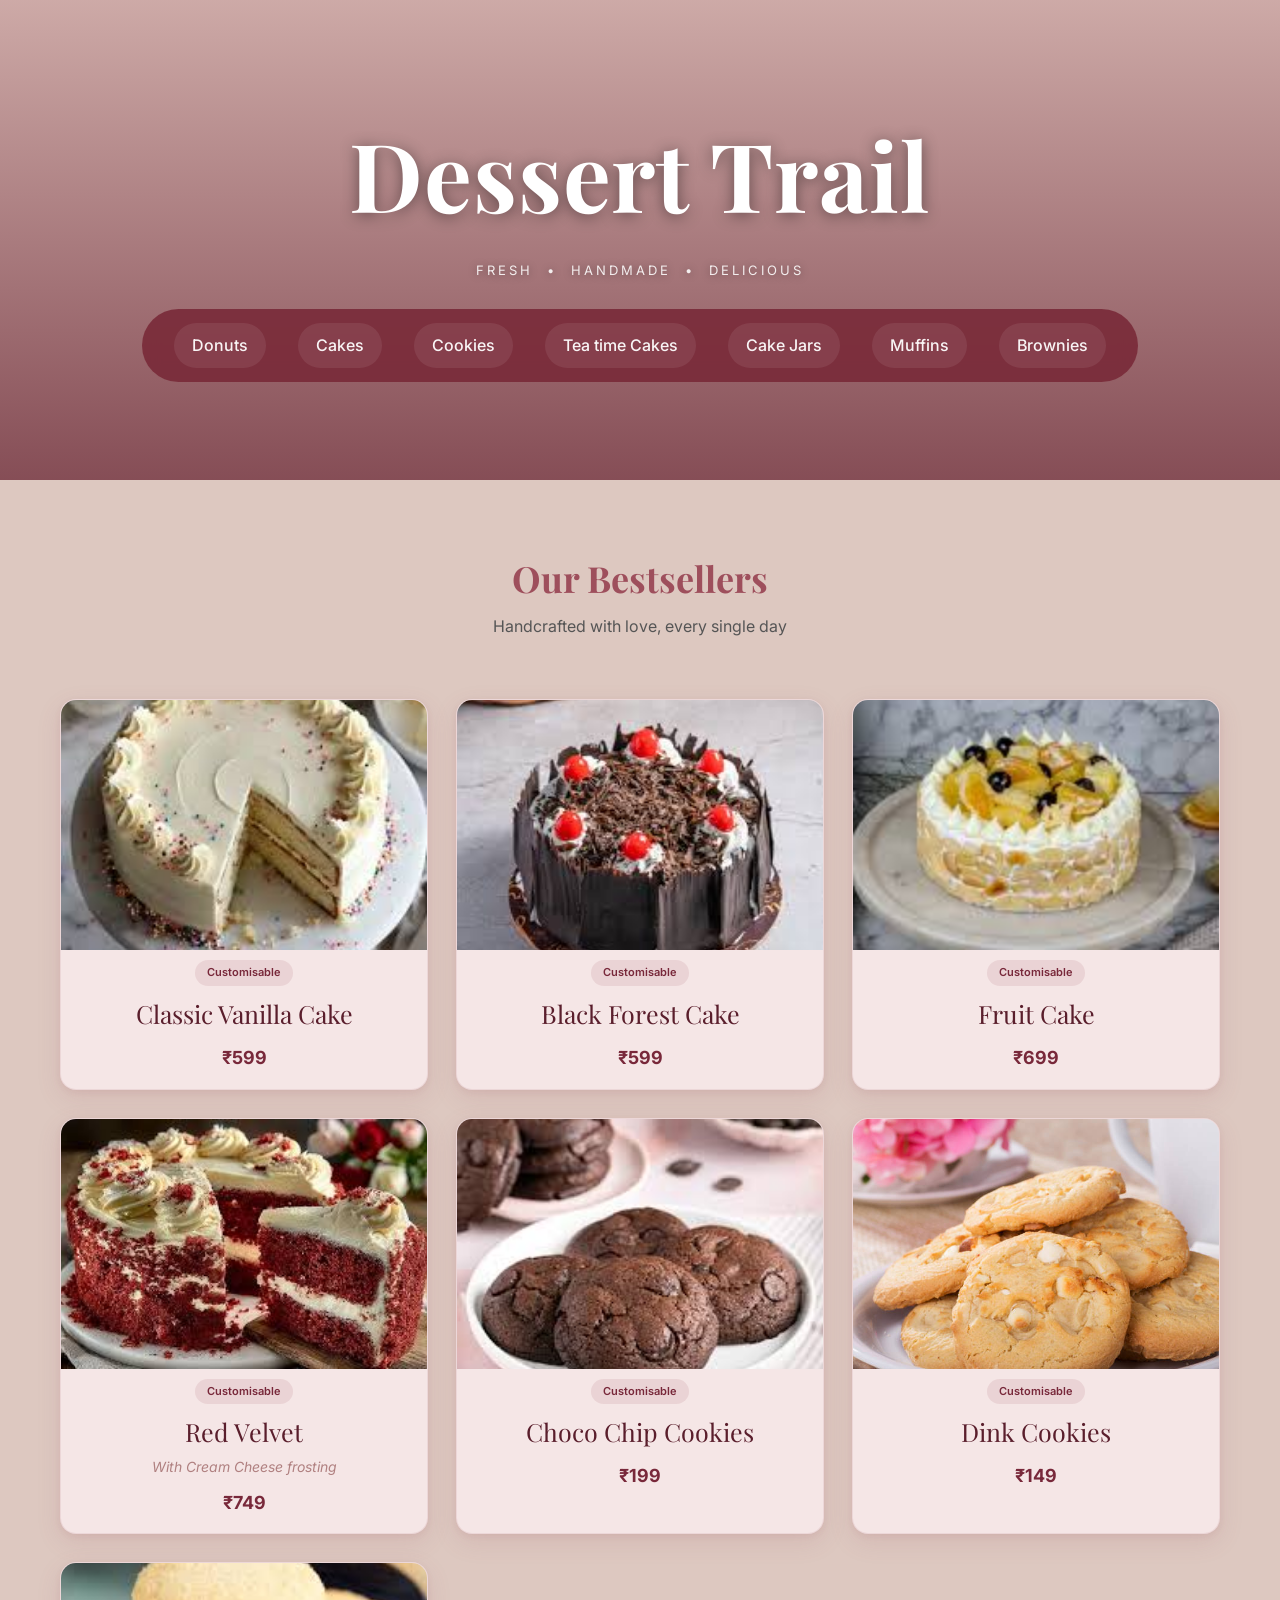
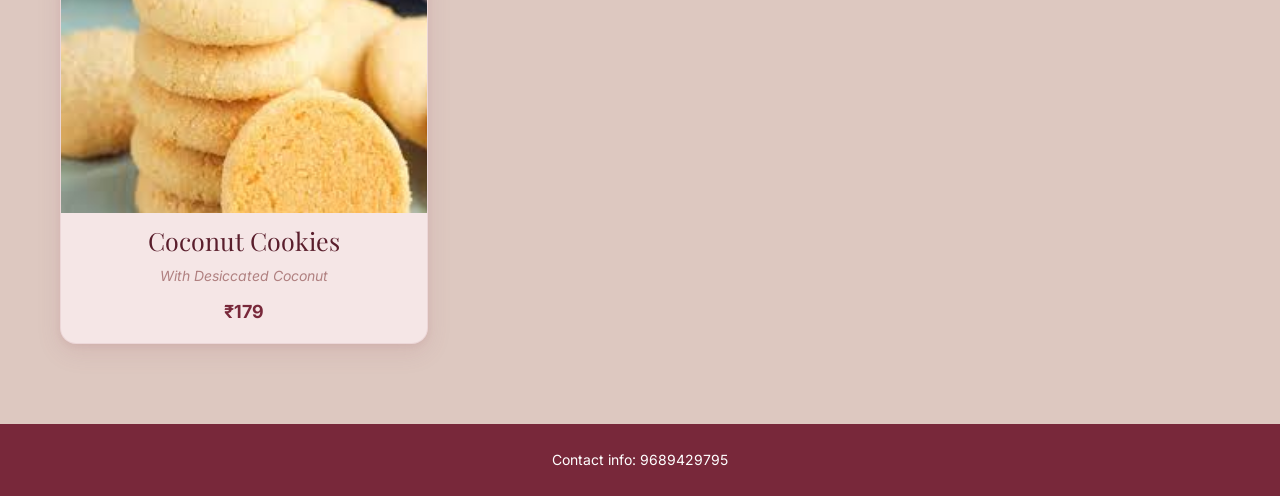
<file: pragyabakery/public/index.html>
<!DOCTYPE html>
<html lang="en">
<head>
  <meta charset="UTF-8" />
  <meta name="viewport" content="width=device-width, initial-scale=1.0" />
  <title>Dessert Trail • Bakery</title>
  <link href="https://fonts.googleapis.com/css2?family=Playfair+Display:ital,wght@0,400;0,700;1,400&family=Inter:wght@300;400;500&display=swap" rel="stylesheet">
  <link rel="stylesheet" href="../src/styles/style.css"/>
</head>
<body>

<header class="hero">
  <div class="hero-content">
    <h1>Dessert Trail</h1>
    <p class="hero-sub">Fresh &nbsp;•&nbsp; Handmade &nbsp;•&nbsp; Delicious</p>
    <nav>
      <ul>
        <li><a href="donuts.html">Donuts</a></li>
        <li><a href="cakes.html">Cakes</a></li>
        <li><a href="cookies.html">Cookies</a></li>
        <li><a href="tea-time-cakes.html">Tea time Cakes</a></li>
        <li><a href="cake-jars.html">Cake Jars</a></li>
        <li><a href="muffins.html">Muffins</a></li>
        <li><a href="brownies.html">Brownies</a></li>
      </ul>
    </nav>
  </div>
</header>

<h2>Our Bestsellers</h2>
<p class="subtitle">Handcrafted with love, every single day</p>

<div class="grid">

  <div class="item">
    <img src="../src/assets/images/cakes/download (2).jpeg" />
    <div class="item-tag-wrap">
  <span class="item-tag">Customisable</span>
   </div>
    <p class="item-name">Classic Vanilla Cake</p>
    <p class="price">₹599</p>
  </div>

  <div class="item">
    <img src="../src/assets/images/cakes/download (5).jpeg" />
    <div class="item-tag-wrap">
  <span class="item-tag">Customisable</span>
  </div>
    <p class="item-name">Black Forest Cake</p>
    <p class="price">₹599</p>
  </div>

  <div class="item">
    <img src="../src/assets/images/cakes/download (4).jpeg" />
    <div class="item-tag-wrap">
  <span class="item-tag">Customisable</span>
  </div>
    <p class="item-name">Fruit Cake</p>
    <p class="price">₹699</p>
  </div>

  <div class="item">
    <img src="../src/assets/images/pastries/download (3).jpeg" />
    <div class="item-tag-wrap">
  <span class="item-tag">Customisable</span>
  </div>
    <p class="item-name">Red Velvet</p>
    <span class="item-note">With Cream Cheese frosting</span>
    <p class="price">₹749</p>
  </div>

  <div class="item">
    <img src="../src/assets/images/cookies/download.jpeg" />
   <div class="item-tag-wrap">
  <span class="item-tag">Customisable</span>
   </div>
    <p class="item-name">Choco Chip Cookies</p>
    <p class="price">₹199</p>
  </div>

  <div class="item">
    <img src="../src/assets/images/cookies/istockphoto-923305170-612x612.jpg" />
   <div class="item-tag-wrap">
  <span class="item-tag">Customisable</span>
    </div>
    <p class="item-name">Dink Cookies</p>
    <p class="price">₹149</p>
  </div>

  <div class="item">
    <img src="../src/assets/images/cookies/download (1).jpeg" />
    <p class="item-name">Coconut Cookies</p>
    <span class="item-note">With Desiccated Coconut</span>
    <p class="price">₹179</p>
  </div>

</div>

<footer>
  Contact info: 9689429795
</footer>

</body>
</html>
</file>
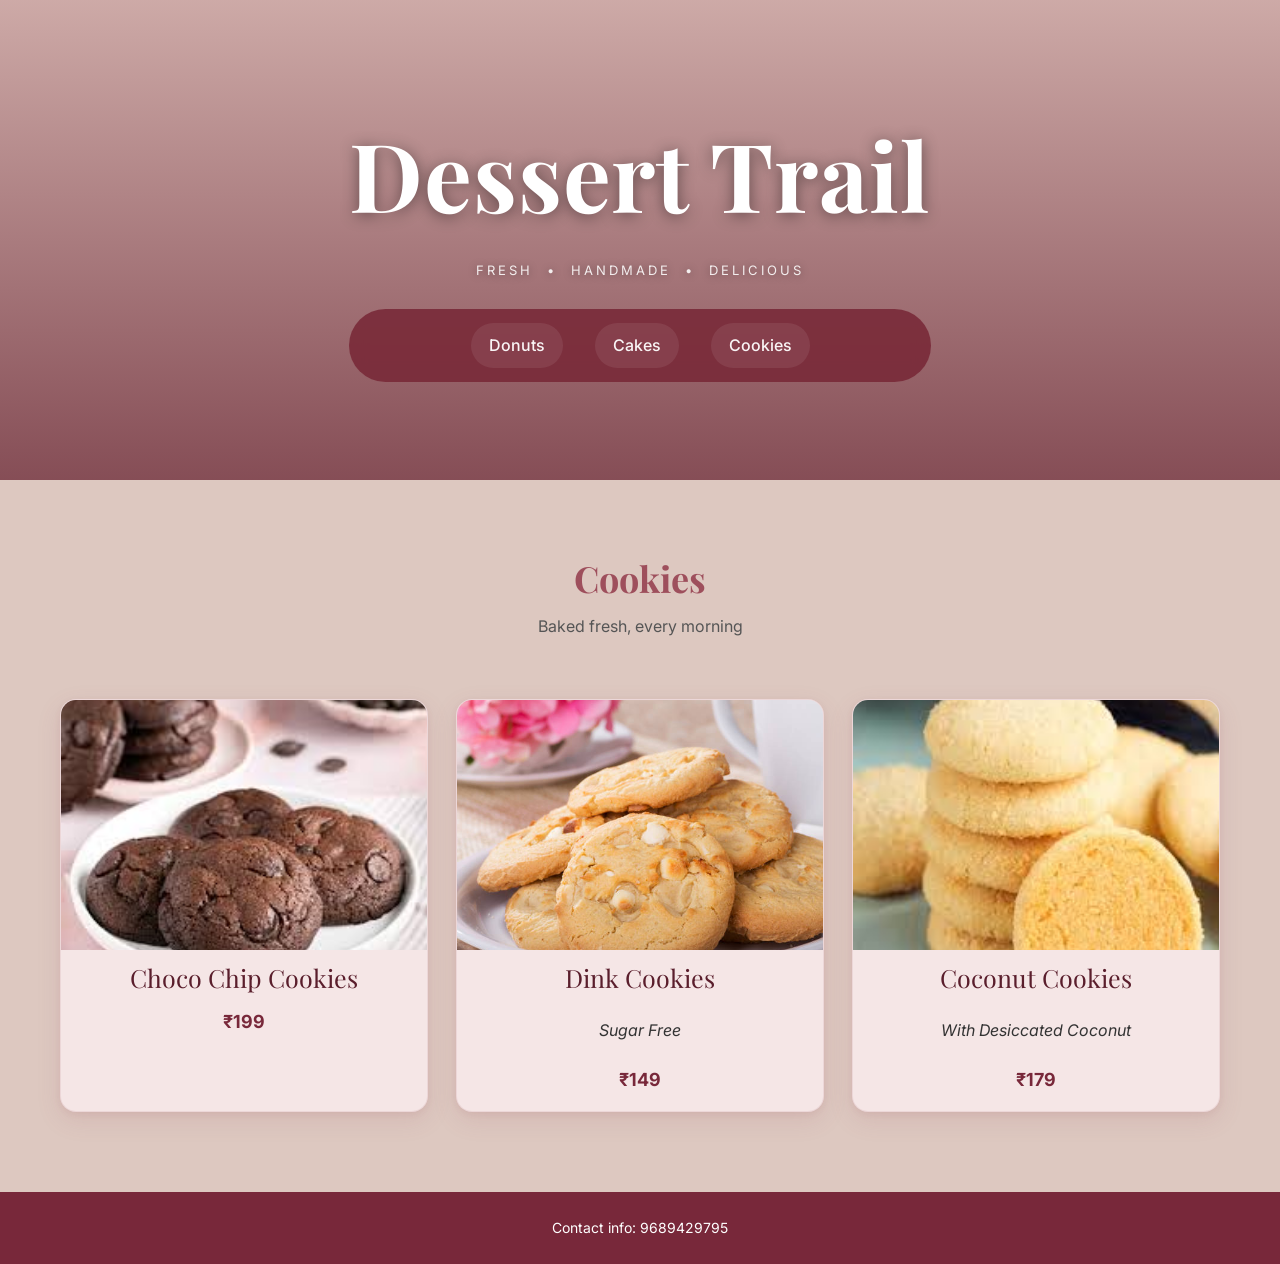
<file: pragyabakery/public/cookies.html>
<!DOCTYPE html>
<html lang="en">
<head>
  <meta charset="UTF-8" />
  <meta name="viewport" content="width=device-width, initial-scale=1.0" />
  <title>Cookies • Dessert Trail</title>
  <link href="https://fonts.googleapis.com/css2?family=Playfair+Display:ital,wght@0,400;0,700;1,400&family=Inter:wght@300;400;500&display=swap" rel="stylesheet">
  <link rel="stylesheet" href="../src/styles/style.css"/>
</head>
<body>

<header class="hero">
  <div class="hero-content">
    <h1>Dessert Trail</h1>
    <p class="hero-sub">Fresh &nbsp;•&nbsp; Handmade &nbsp;•&nbsp; Delicious</p>
    <nav>
      <ul>
        <li><a href="index.html">Donuts</a></li>
        <li><a href="index.html">Cakes</a></li>
        <li><a href="cookies.html">Cookies</a></li>
        <!-- rest of nav items -->
      </ul>
    </nav>
  </div>
</header>

<h2>Cookies</h2>
<p class="subtitle">Baked fresh, every morning</p>

<div class="grid">
  <div class="item">
    <img src="../src/assets/images/cookies/download.jpeg" />
    <p class="item-name">Choco Chip Cookies</p>
    <p class="price">₹199</p>
  </div>
  <div class="item">
    <img src="../src/assets/images/cookies/istockphoto-923305170-612x612.jpg" />
    <p class="item-name">Dink Cookies</p>
    <p><i>Sugar Free</i></p>
    <p class="price">₹149</p>
  </div>
  <div class="item">
    <img src="../src/assets/images/cookies/download (1).jpeg" />
    
    <p class="item-name">Coconut Cookies</p>
    <p><i>With Desiccated Coconut</i></p>
    <p class="price">₹179</p>
  </div>
</div>

<footer>
  Contact info: 9689429795
</footer>

</body>
</html>
</file>
<file: pragyabakery/src/styles/style.css>
:root {
  --color-bg-main: #ddc8c0;
  --color-text-main: #333333;
  --color-text-muted: #555;
  --color-primary: #9e4f5c;
  --color-primary-dark: #78283a;
  --color-primary-light: #E6C8E6;
  --color-white: #ffffff;
  --color-border-light: #e2d9ce;

  --font-sans: "Inter", Arial, sans-serif;
  --font-serif: "Playfair Display", Georgia, "Times New Roman", serif;

  --fs-hero: 48px;
  --fs-h1: 95px;
  --fs-h2: 36px;
  --fs-item-name: 20px;
  --fs-price: 18px;
  --fs-body: 16px;
  --fs-footer: 14px;

  --fw-regular: 400;
  --fw-medium: 500;
  --fw-semibold: 600;
  --fw-bold: 700;

  --radius-lg: 16px;
  --transition-fast: 0.3s;
}

body {
  background-color: var(--color-bg-main);
  color: var(--color-text-main);
  margin: 0;
  font-family: var(--font-sans);
  line-height: 1.6;
  -webkit-font-smoothing: antialiased;
  -moz-osx-font-smoothing: grayscale;
}

/* ── Hero ── */
.hero {
  position: relative;
  height: 480px;
  background: url("https://images.unsplash.com/photo-1541781774459-bb2af2f05b55")
    center / cover no-repeat;
  display: flex;
  align-items: center;
  justify-content: center;
}

.hero::before {
  content: '';
  position: absolute;
  inset: 0;
  background: linear-gradient(
    to bottom,
    rgba(158, 79, 92, 0.25) 0%,
    rgba(100, 30, 45, 0.72) 100%
  );
}

.hero-content {
  position: relative;
  z-index: 1;
  text-align: center;
  padding: 0 20px;
}

.hero-content h1 {
  font-family: var(--font-serif);
  font-size: var(--fs-h1);
  font-weight: var(--fw-bold);
  color: var(--color-white);
  margin: 0 0 10px;
  letter-spacing: 1px;
  text-shadow: 0 2px 16px rgba(0, 0, 0, 0.45);
}

.hero-sub {
  font-size: 13px;
  color: rgba(255, 255, 255, 0.88);
  letter-spacing: 3px;
  text-transform: uppercase;
  font-weight: var(--fw-regular);
  text-shadow: 0 1px 8px rgba(0, 0, 0, 0.4);
  margin: 0 0 28px;
}

/* ── Nav ── */
nav ul {
  display: flex;
  justify-content: center;
  flex-wrap: wrap;
  gap: 32px;
  padding: 14px 32px;
  margin: 0;
  list-style: none;
  background: rgba(120, 40, 55, 0.88);
  backdrop-filter: blur(8px);
  -webkit-backdrop-filter: blur(8px);
  border-radius: 50px;
}

nav li {
  list-style: none;
}

nav li a {
  display: inline-flex;
  align-items: center;
  justify-content: center;
  padding: 10px 18px;
  border-radius: 999px;
  background: rgba(255, 255, 255, 0.08);
  color: rgba(255, 255, 255, 0.95);
  font-size: 16px;
  font-weight: var(--fw-medium);
  text-decoration: none;
  transition: color var(--transition-fast),
              background var(--transition-fast),
              transform var(--transition-fast);
}

nav li a:hover,
nav li a:focus-visible {
  color: var(--color-white);
  background: rgba(255, 255, 255, 0.18);
  transform: translateY(-1px);
}

nav li a:focus-visible {
  outline: 2px solid rgba(255, 255, 255, 0.8);
  outline-offset: 4px;
}

/* ── Section headings ── */
h2 {
  text-align: center;
  font-size: var(--fs-h2);
  font-family: var(--font-serif);
  margin-top: 70px;
  margin-bottom: 6px;
  color: var(--color-primary);
}

.subtitle {
  text-align: center;
  font-size: var(--fs-body);
  margin-bottom: 40px;
  margin-top: 0;
  color: var(--color-text-muted);
}

/* ── Product grid ── */
.grid {
  display: grid;
  grid-template-columns: repeat(auto-fit, minmax(280px, 1fr));
  gap: 28px;
  padding: 20px 60px 60px;
}

/* ── Product cards ── */
.item {
  display: flex;
  flex-direction: column;
  text-align: center;
  background: #f5e6e6;
  border-radius: var(--radius-lg);
  overflow: hidden;
  border: 0.5px solid rgba(158, 79, 92, 0.1);
  box-shadow: 0 8px 24px rgba(158, 79, 92, 0.13),
              0 2px 6px rgba(158, 79, 92, 0.08);
  cursor: pointer;
  transition: transform var(--transition-fast),
              box-shadow var(--transition-fast);
}

.item img {
  width: 100%;
  height: 250px;
  object-fit: cover;
}

.item:hover {
  transform: translateY(-6px);
  box-shadow: 0 16px 36px rgba(158, 79, 92, 0.18),
              0 4px 10px rgba(158, 79, 92, 0.1);
}

.item-tag-wrap {
  display: flex;
  justify-content: center;
  margin: 10px 0 0;
}

.item-tag {
  background: rgba(158, 79, 92, 0.12);
  color: #78283a;
  font-size: 11px;
  font-weight: var(--fw-semibold);
  padding: 4px 12px;
  border-radius: 20px;
}

.item-name {
  font-family: var(--font-serif);
  font-size: 25px;
  color: #5a1e2c;
  margin: 8px 0 4px;
}

.item-note {
  display: block;
  font-size: 14px;
  color: #b08080;
  font-style: italic;
  margin: 0 0 4px;
}

.price {
  font-size: var(--fs-price);
  font-weight: var(--fw-bold);
  color: var(--color-primary-dark);
  margin: 6px 0 16px;
}

/* ── Footer ── */
footer {
  background: var(--color-primary-dark);
  color: var(--color-white);
  text-align: center;
  padding: 25px;
  margin-top: 20px;
  font-size: var(--fs-footer);
}
</file>
